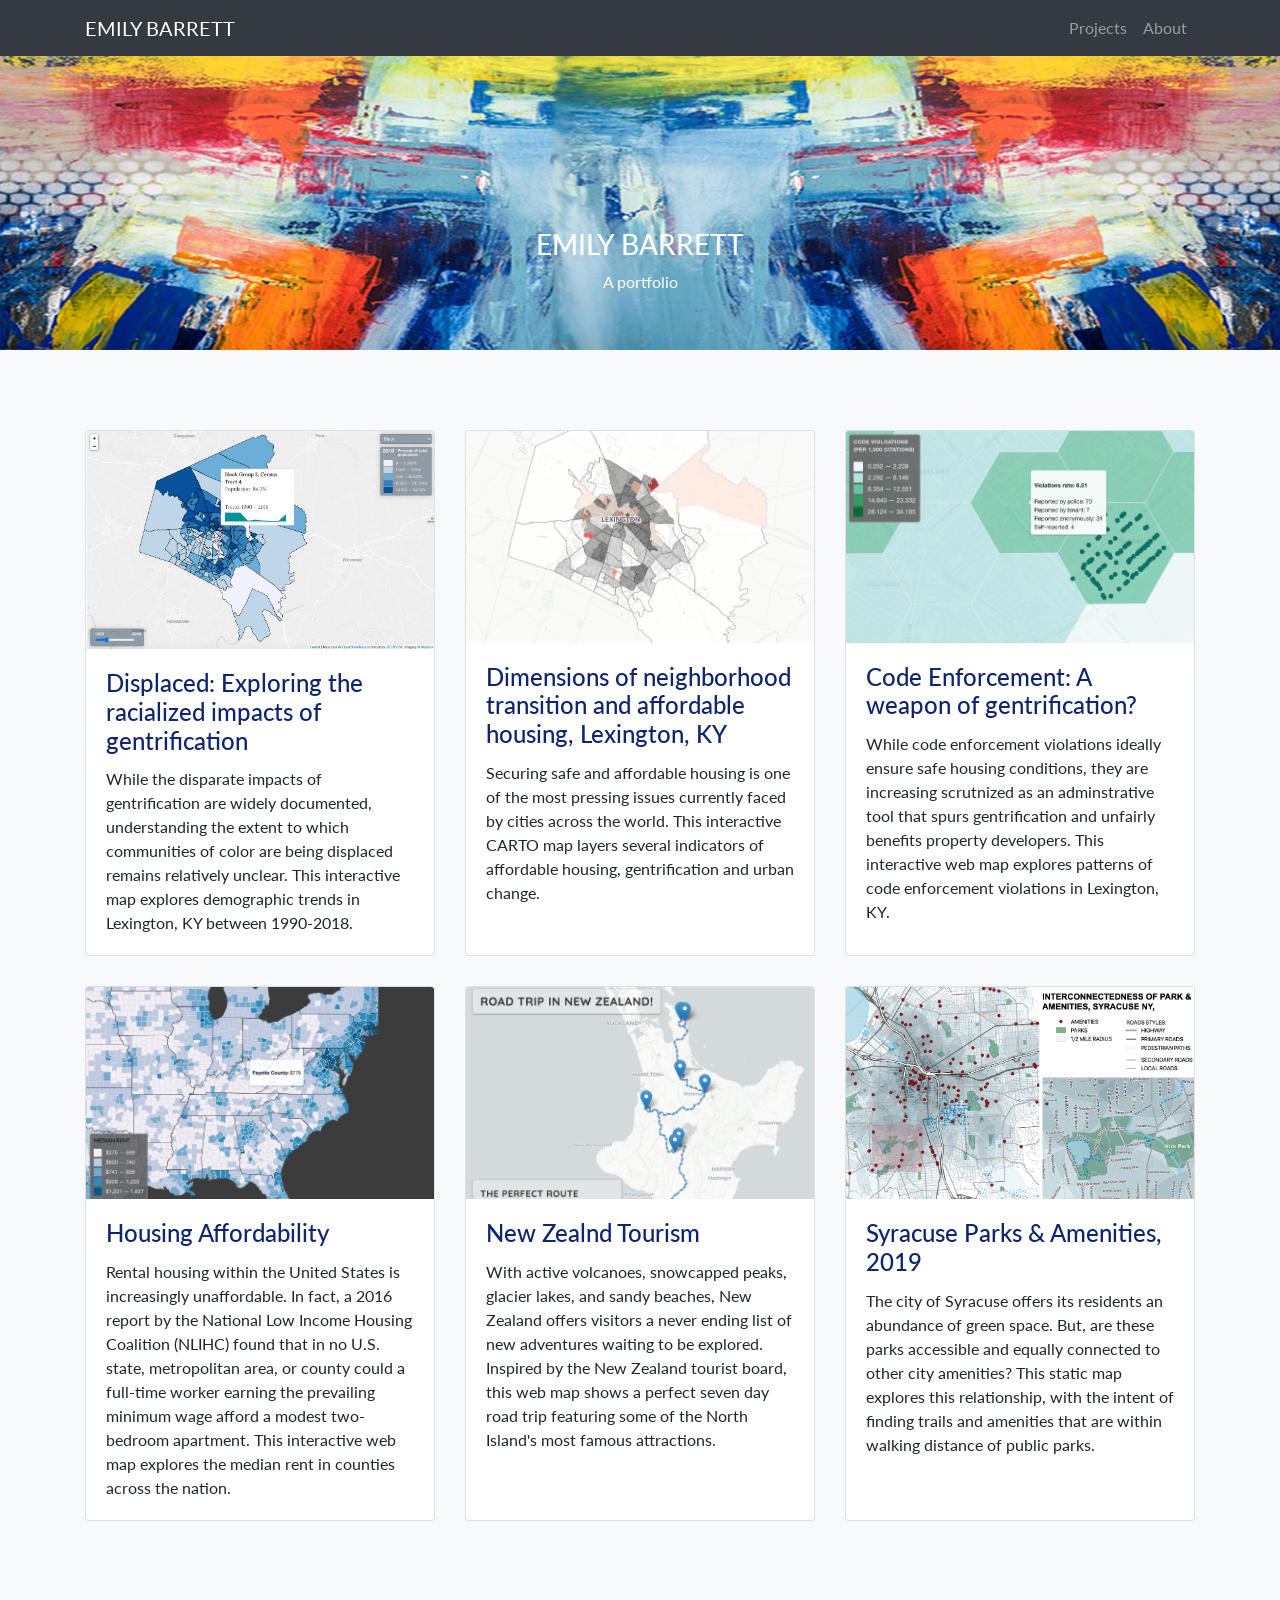
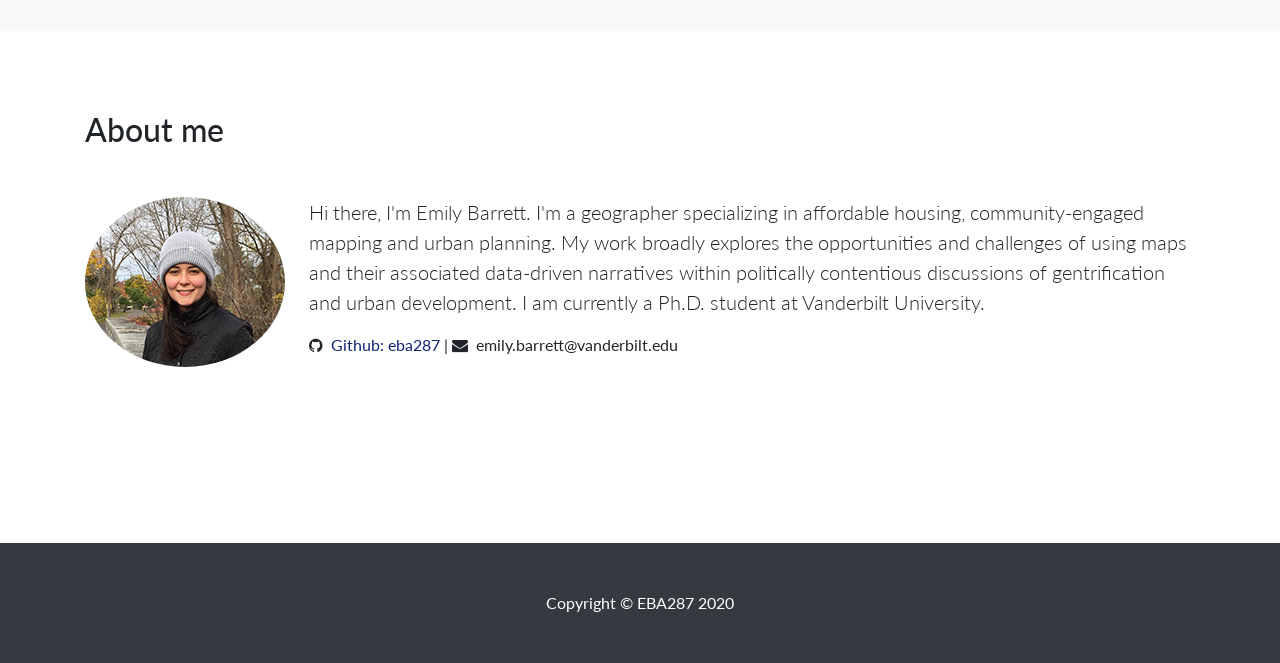
<file: index.html>
<!DOCTYPE html>
<html lang="en">

<head>

  <meta charset="utf-8">
  <meta name="viewport" content="width=device-width, initial-scale=1, shrink-to-fit=no">
  <meta name="description" content="">
  <meta name="author" content="">

  <title>Emily Barrett: Portfolio</title>

  <!-- Bootstrap CSS -->
  <link href="vendor/bootstrap/css/bootstrap.min.css" rel="stylesheet">

  <!-- Font Awesome CSS from CDN -->
  <link href="https://maxcdn.bootstrapcdn.com/font-awesome/4.7.0/css/font-awesome.min.css" rel="stylesheet" integrity="sha384-wvfXpqpZZVQGK6TAh5PVlGOfQNHSoD2xbE+QkPxCAFlNEevoEH3Sl0sibVcOQVnN" crossorigin="anonymous">

  <!-- Google web font -->
  <link href="https://fonts.googleapis.com/css?family=Lato" rel="stylesheet">

  <!-- Custom styles for this template -->
  <link href="https://fonts.googleapis.com/css?family=Lato" rel="stylesheet">
  <link href="css/styles.css" rel="stylesheet">

</head>

<body id="page-top">

  <!-- Navigation -->
  <nav class="navbar navbar-expand-lg navbar-dark bg-dark fixed-top" id="mainNav">
    <div class="container">
      <a class="navbar-brand js-scroll-trigger" href="#page-top">EMILY BARRETT</a>
      <button class="navbar-toggler" type="button" data-toggle="collapse" data-target="#navbarResponsive" aria-controls="navbarResponsive" aria-expanded="false" aria-label="Toggle navigation">
        <span class="navbar-toggler-icon"></span>
      </button>
      <div class="collapse navbar-collapse" id="navbarResponsive">
        <ul class="navbar-nav ml-auto">
          <li class="nav-item">
            <a class="nav-link js-scroll-trigger" href="#projects">Projects</a>
          </li>
          <li class="nav-item">
            <a class="nav-link js-scroll-trigger" href="#about">About</a>
          </li>
        </ul>
      </div>
    </div>
  </nav>

  <!-- Welcome Section -->
  <header>
    <div id="carouselExampleIndicators" class="carousel slide" data-ride="carousel">
      <div class="carousel-inner" role="listbox">
        <!-- Slide One - Set the background image for this slide in the line below -->
        <a href="images/banner.png"><img class="carousel-inner"src="images/banner.png" alt="" height = "350"></a>
        <div class="carousel-caption d-none d-md-block">
          <h3>EMILY BARRETT</h3>
          <p>A portfolio</p>
        </div>
      </div>
  </header>

  <!-- Projects Section -->
  <section id="projects" class="bg-light">
    <div class="container">
      <div class="row">

        <div class="col-lg-4 col-sm-6 portfolio-item">
          <div class="card h-100">
            <a href="images/06NO.png"><img class="card-img-top" src="images/05Displacement.png" alt="New Orleans"></a>
            <div class="card-body">
              <h4 class="card-title">
                <a target = "_blank" href="https://eba287.github.io/displacement/">Displaced: Exploring the racialized impacts of gentrification</a>
              </h4>
              <p class="card-text">While the disparate impacts of gentrification are widely documented, understanding the extent to which communities of color are being displaced remains relatively unclear. This interactive map explores demographic trends in Lexington, KY between 1990-2018.</p>
            </div>
          </div>
        </div>
        <div class="col-lg-4 col-sm-6 portfolio-item">
          <div class="card h-100">
            <a href="images/01Transition.png"><img class="card-img-top" src="images/01Transition.png" alt="Neighborhood transition" ></a>
            <div class="card-body">
              <h4 class="card-title">
                <a target = "_blank" href="https://nmp.carto.com/u/eba287/builder/a154b449-91ac-47b7-98ae-feea549343a0/embed">Dimensions of neighborhood transition and affordable housing, Lexington, KY</a>
              </h4>
              <p class="card-text">Securing safe and affordable housing is one of the most pressing issues currently faced by cities across the world. This interactive CARTO map layers several indicators of affordable housing, gentrification and urban change.</p>
            </div>
          </div>
        </div>
        <div class="col-lg-4 col-sm-6 portfolio-item">
          <div class="card h-100">
            <a href="images/02codes.png"><img class="card-img-top" src="images/02codes.png" alt="Code violations"></a>
            <div class="card-body">
              <h4 class="card-title">
                <a target = "_blank" href="https://eba287.github.io/codes-LEX/">Code Enforcement: A weapon of gentrification?</a>
              </h4>
              <p class="card-text"> While code enforcement violations ideally ensure safe housing conditions, they are increasing scrutnized as an adminstrative tool that spurs gentrification and unfairly benefits property developers. This interactive web map explores patterns of code enforcement violations in Lexington, KY. </p>
            </div>
          </div>
        </div>
        <div class="col-lg-4 col-sm-6 portfolio-item">
          <div class="card h-100">
            <a href="images/05Rent.png"><img class="card-img-top" src="images/05Rent.png" alt="US Median Rents"></a>
            <div class="card-body">
              <h4 class="card-title"><a target = "_blank" href="https://eba287.github.io/rent/index.html">Housing Affordability</a>
              </h4>
              <p class="card-text">Rental housing within the United States is increasingly unaffordable. In fact, a 2016 report by the National Low Income Housing Coalition (NLIHC) found that in no U.S. state, metropolitan area, or county could a full-time worker earning the prevailing minimum wage afford a modest two-bedroom apartment. This interactive web map explores the median rent in counties across the nation.</p>
            </div>
          </div>
        </div>
        <div class="col-lg-4 col-sm-6 portfolio-item">
          <div class="card h-100">
            <a href="images/04NZ.png"><img class="card-img-top" src="images/04NZ.png" alt="New Zealand"></a>
            <div class="card-body">
              <h4 class="card-title">
                <a target = "_blank" href="https://eba287.github.io/NZ/index.html">New Zealnd Tourism</a>
              </h4>
              <p class="card-text">With active volcanoes, snowcapped peaks, glacier lakes, and sandy beaches, New Zealand offers visitors a never ending list of new adventures waiting to be explored. Inspired by the New Zealand tourist board, this web map shows a perfect seven day road trip featuring some of the North Island's most famous attractions. </p>
            </div>
          </div>
        </div>
        <div class="col-lg-4 col-sm-6 portfolio-item">
          <div class="card h-100">
            <a href="images/03SYR.png"><img class="card-img-top" src="images/03SYR.png" alt="Syracuse Parks" ></a>
            <div class="card-body">
              <h4 class="card-title">
                <a href="images/maps/SYR_ParksAme_8000px.png">Syracuse Parks & Amenities, 2019</a>
              </h4>
              <p class="card-text">The city of Syracuse offers its residents an abundance of green space. But, are these parks accessible and equally connected to other city amenities? This static map explores this relationship, with the intent of finding trails and amenities that are within walking distance of public parks. </p>
            </div>
          </div>
        </div>
      </div>
    </div>
  </section>

  <!-- About Section -->
  <section id="about">
    <div class="container">
      <div class="row">
        <div class="col-lg-12 mx-auto">
          <h2>About me</h2>
          <div class='my-5 clearfix'>
            <div class="float-md-left mb-5 mr-md-4"><img class="rounded-circle img-fluid" src="images/EmilyBarrett.jpg" alt=""></div>
            <p class="lead">Hi there, I'm Emily Barrett. I'm a geographer specializing in affordable housing, community-engaged mapping and urban planning. My work broadly explores the opportunities and challenges of using maps and their associated data-driven narratives within politically contentious discussions of gentrification and urban development. I am currently a Ph.D. student at Vanderbilt University.</p>
            <p class=" mr-2"><i class="fa fa-github mr-2"></i><a href="https://github.com/eba287">Github: eba287   </a>|    <i class="fa fa-envelope mr-2"></i>emily.barrett@vanderbilt.edu</p>
          </div>
        </div>
      </div>
  </section>

  <!-- Footer -->
  <footer class="py-5 bg-dark">
    <div class="container">
      <p class="m-0 text-center text-white">Copyright &copy; EBA287 2020</p>
    </div>
  </footer>

  <!-- JQuery JavaScript -->
  <script src="vendor/jquery/jquery.min.js"></script>

  <!-- Bootstrap JavaScript -->
  <script src="vendor/bootstrap/js/bootstrap.bundle.min.js"></script>

  <!-- JavaScript Plugin -->
  <script src="vendor/jquery-easing/jquery.easing.min.js"></script>

  <!-- Custom JavaScript for this theme -->
  <script src="js/scrolling-nav.js"></script>

</body>

</html>
</file>
<file: css/styles.css>
/*!
 * Start Bootstrap - Heroic Features (https://startbootstrap.com/template-overviews/heroic-features)
 * Copyright 2013-2017 Start Bootstrap
 * Licensed under MIT (https://github.com/BlackrockDigital/startbootstrap-heroic-features/blob/master/LICENSE)
 */
 body {
   font-family: Lato;
 }

 header {
   /* padding: 154px 0 100px;
   background-color: #448ee4; */
 }

a {
  color: #0F2472;
}

/* media query when the media is wider than 992px */
@media (min-width: 992px) {
  header {
    /* padding: 156px 0 100px; */
  }
}

.portfolio-item {
  margin-bottom: 30px;
}

section {
  padding: 80px 0;
}
</file>
